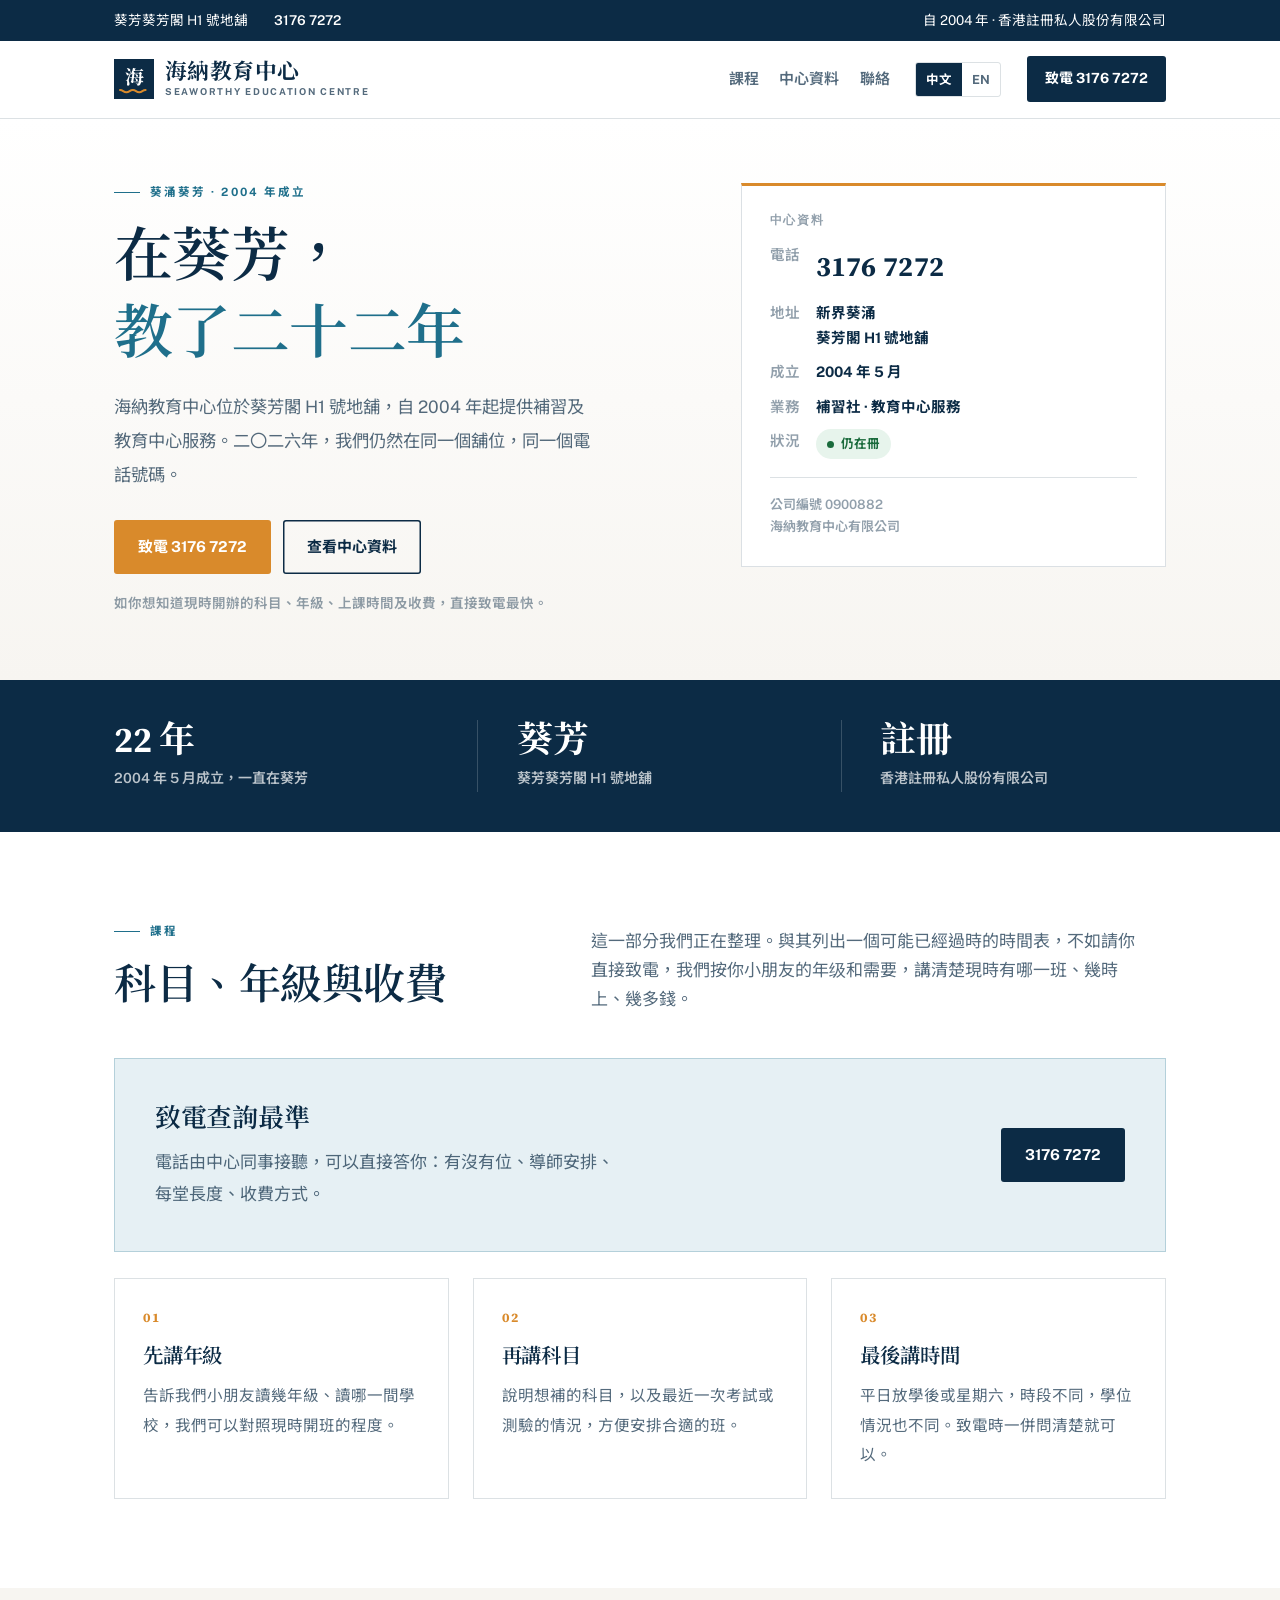
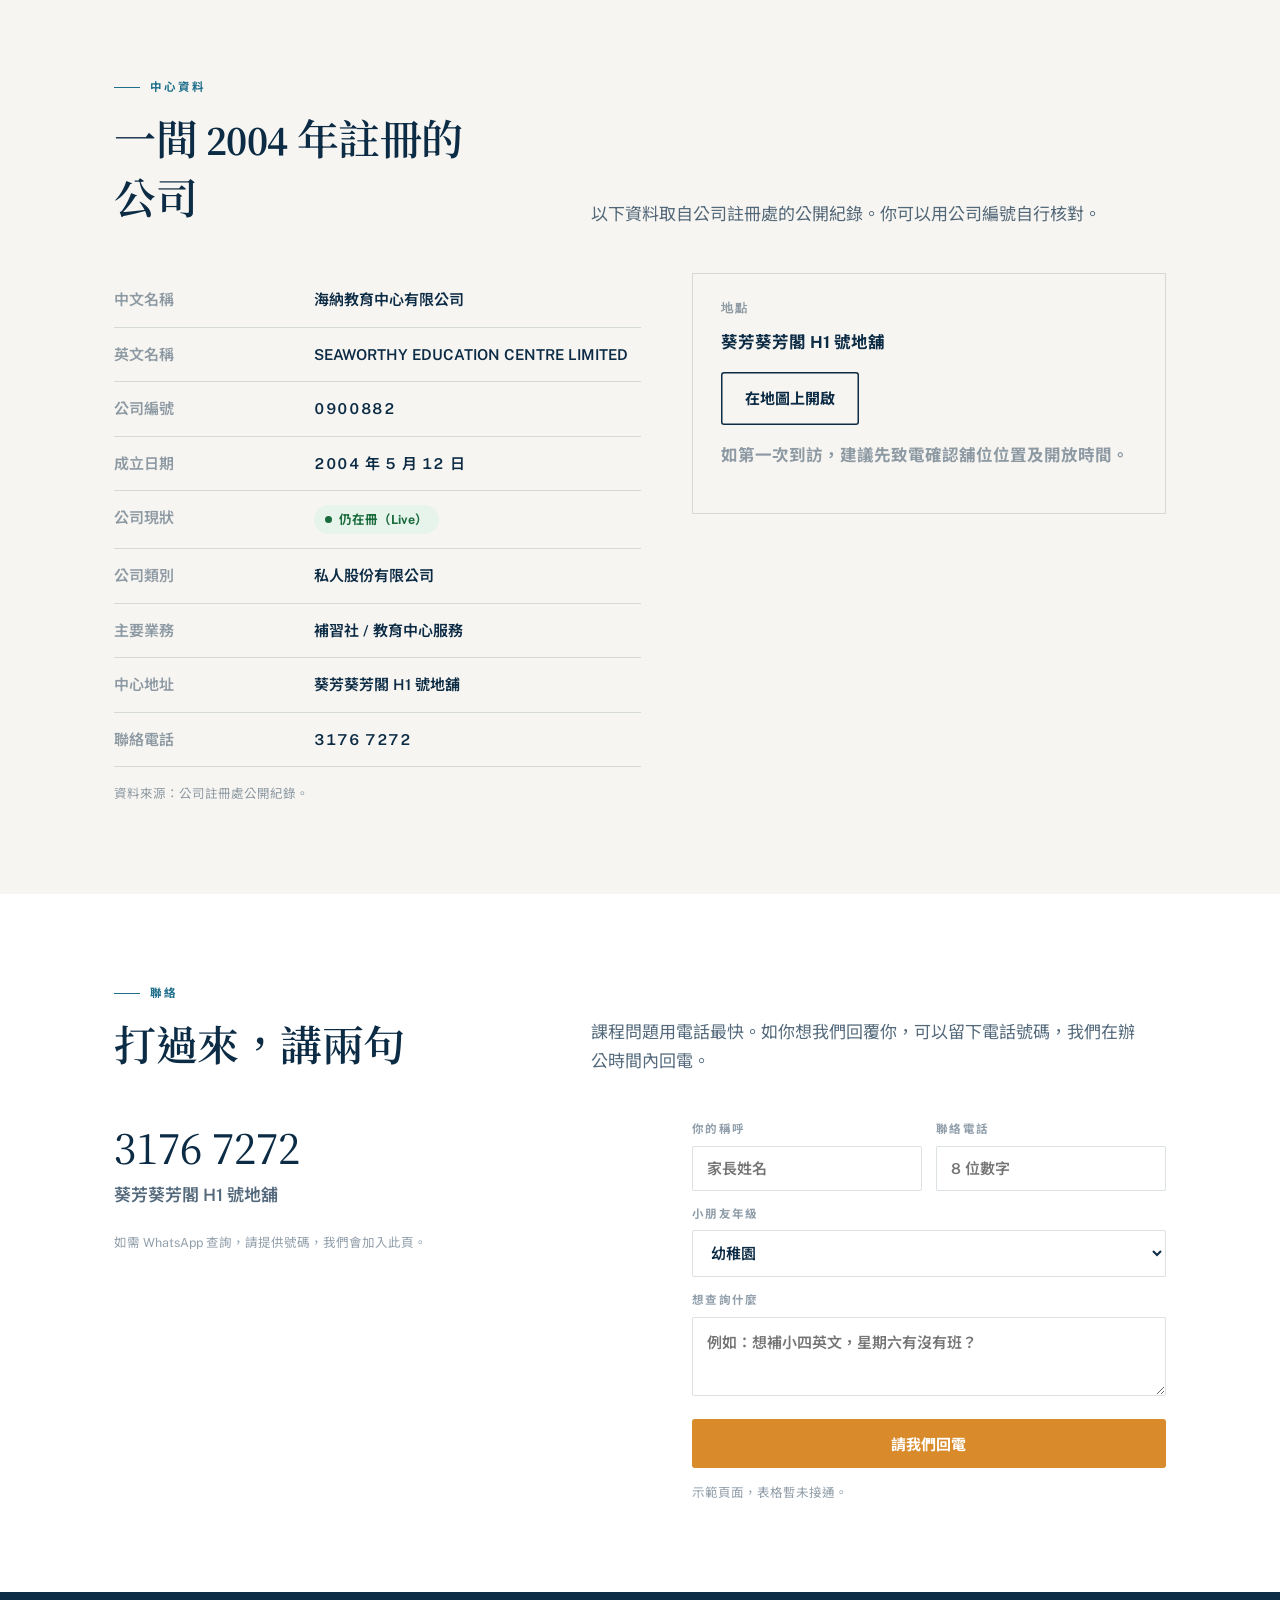
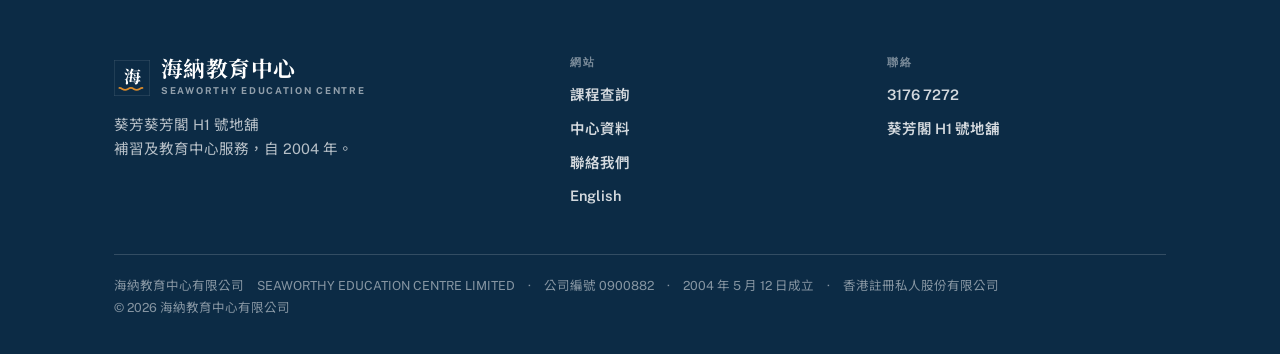
<file: index.html>
<!DOCTYPE html>
<html lang="zh-Hant-HK">
<head>
<meta charset="utf-8">
<meta name="viewport" content="width=device-width, initial-scale=1">
<title>海納教育中心 Seaworthy Education Centre</title>
<link rel="alternate" hreflang="zh-Hant-HK" href="zh/index.html">
<link rel="alternate" hreflang="en-HK" href="en/index.html">
<meta http-equiv="refresh" content="0; url=zh/index.html">
<link rel="canonical" href="zh/index.html">
<script>location.replace('zh/index.html');</script>
</head>
<body style="font-family:system-ui;padding:40px">
<p>正在前往中文版… <a href="zh/index.html">中文</a> · <a href="en/index.html" lang="en-HK">English</a></p>
</body>
</html>
</file>
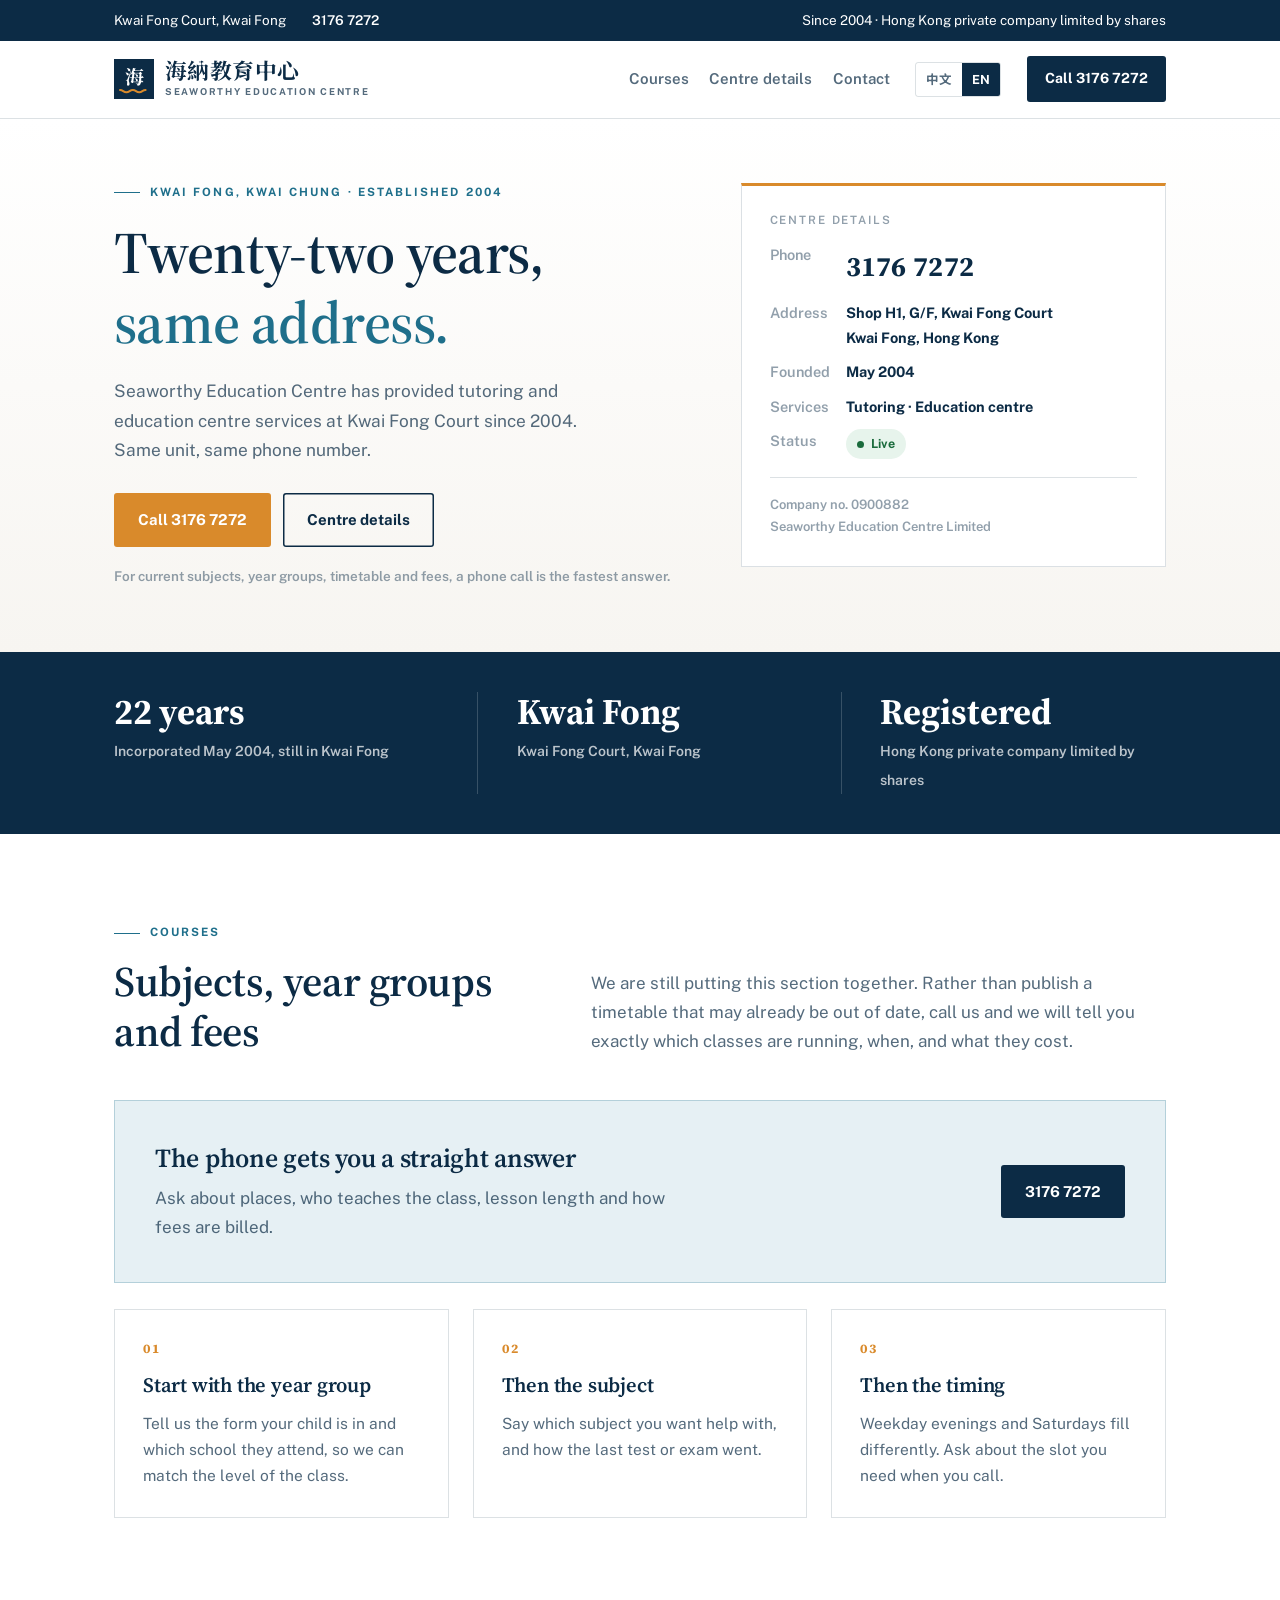
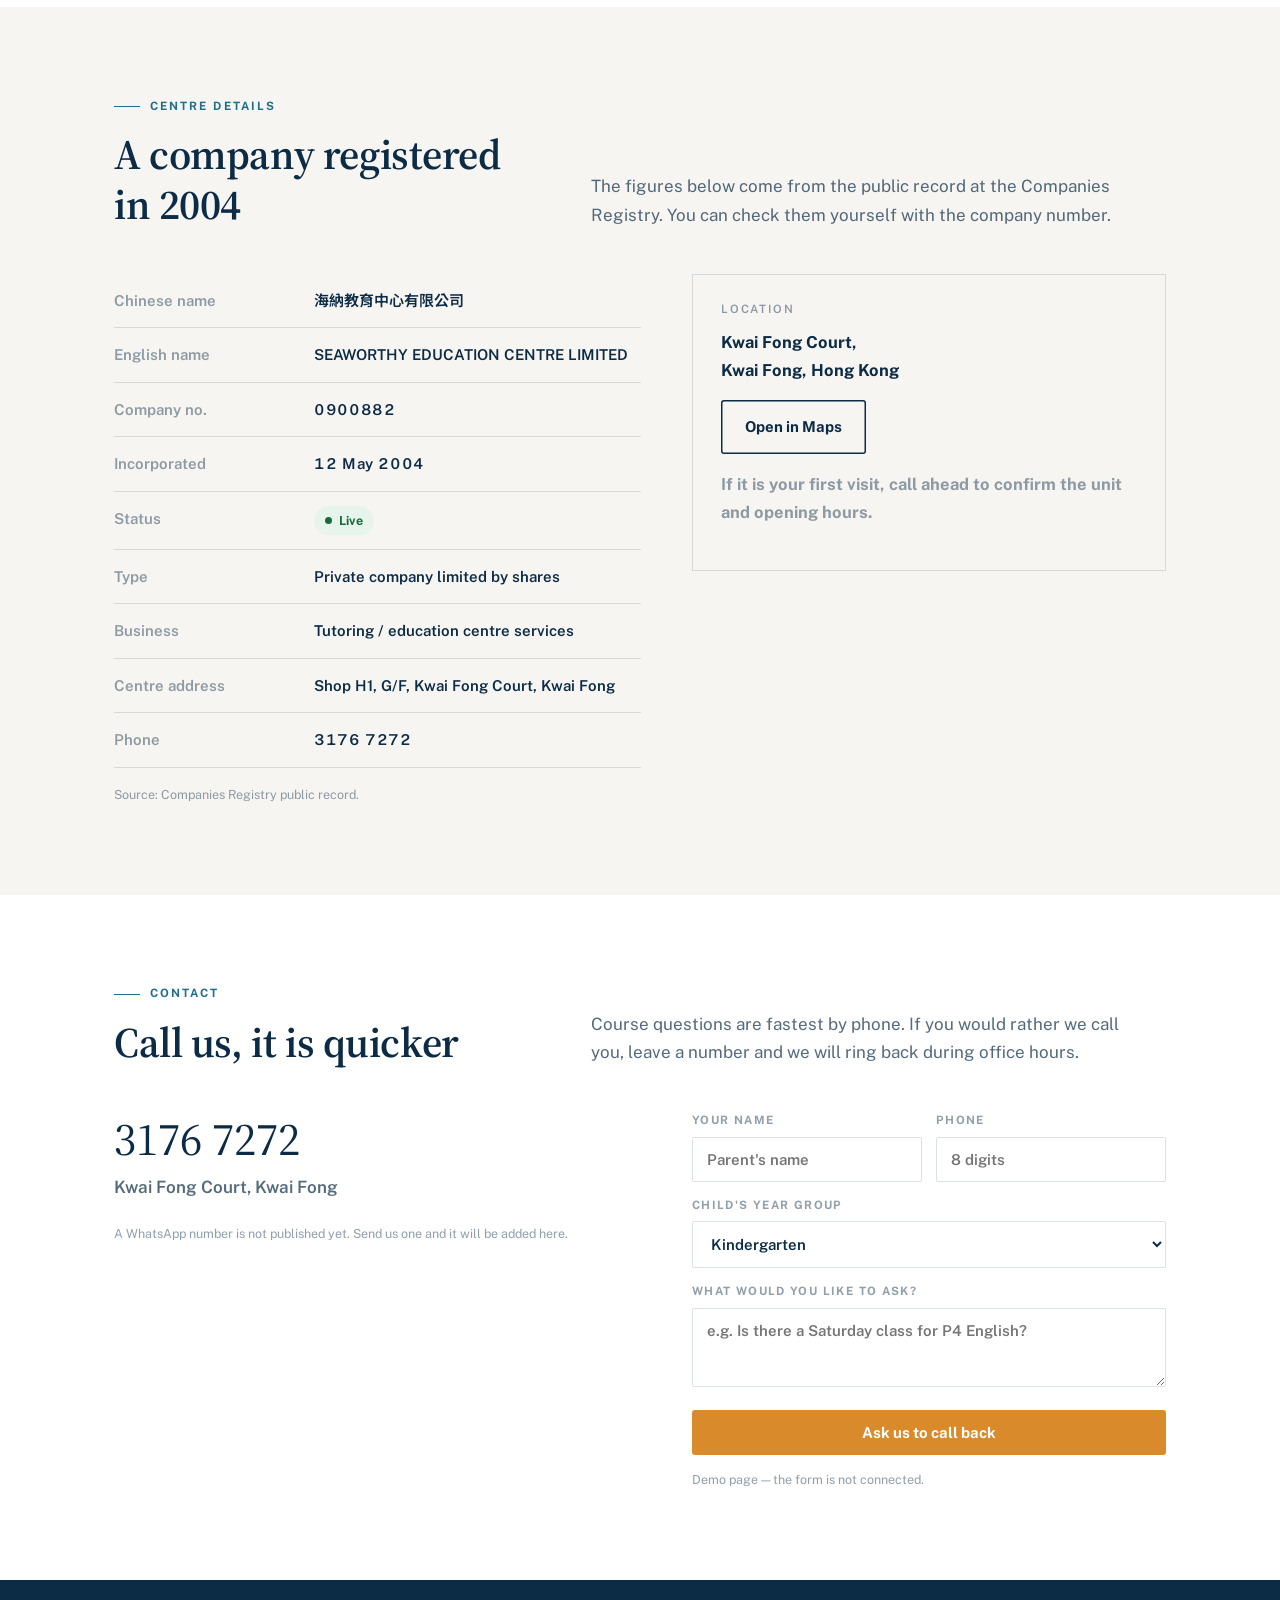
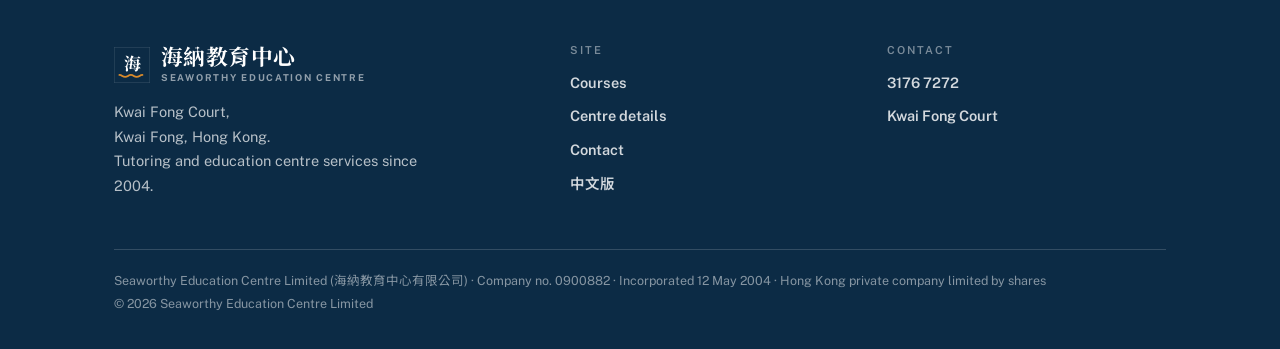
<file: en/index.html>
<!DOCTYPE html>
<html lang="en-HK">
<head>
<meta charset="utf-8">
<meta name="viewport" content="width=device-width, initial-scale=1">
<title>Seaworthy Education Centre | Tutoring in Kwai Fong since 2004</title>
<meta name="description" content="Seaworthy Education Centre (海納教育中心) provides tutoring and education centre services at Kwai Fong Court, Kwai Fong, since 2004. Courses and fees: 3176 7272.">
<link rel="alternate" hreflang="zh-Hant-HK" href="../zh/index.html">
<link rel="alternate" hreflang="en-HK" href="index.html">
<link rel="preconnect" href="https://fonts.googleapis.com">
<link rel="preconnect" href="https://fonts.gstatic.com" crossorigin>
<link href="https://fonts.googleapis.com/css2?family=Source+Serif+4:opsz,wght@8..60,400;8..60,600;8..60,700&family=Public+Sans:wght@400;500;600;700&family=Noto+Serif+TC:wght@500;600;700&family=Noto+Sans+TC:wght@400;500;700&display=swap" rel="stylesheet">
<link rel="stylesheet" href="../assets/style.css">
<style>
  h1,h2,h3,h4,.brand .zh,.fact .tel,.card .num,.band-navy b{font-family:'Source Serif 4','Noto Serif TC',serif}
  .nb{white-space:nowrap}
</style>
</head>
<body>

<div class="topbar">
  <div class="wrap">
    <span>Kwai Fong Court, Kwai Fong</span>
    <a href="tel:+85231767272">3176 7272</a>
    <span class="sp">Since 2004 · Hong Kong private company limited by shares</span>
  </div>
</div>

<nav class="nav">
  <div class="wrap">
    <a class="brand" href="index.html">
      <svg width="40" height="40" viewBox="0 0 40 40" fill="none" aria-hidden="true">
        <rect width="40" height="40" fill="#0C2B45"/>
        <text x="20" y="25" text-anchor="middle" font-family="'Noto Serif TC','Source Serif 4',Georgia,serif" font-size="19" font-weight="700" fill="#FFFFFF">海</text>
        <path d="M6 31c3.2 0 3.2 2.2 6.4 2.2s3.2-2.2 6.4-2.2 3.2 2.2 6.4 2.2 3.2-2.2 6.4-2.2" stroke="#D98A2B" stroke-width="2" stroke-linecap="round"/>
      </svg>
      <span>
        <span class="zh">海納教育中心</span>
        <span class="en">Seaworthy Education Centre</span>
      </span>
    </a>
    <div class="navlinks">
      <a href="#courses">Courses</a>
      <a href="#about">Centre details</a>
      <a href="#contact">Contact</a>
    </div>
    <div class="langsw" role="group" aria-label="Language">
      <a href="../zh/index.html" hreflang="zh-Hant-HK" lang="zh-Hant-HK">中文</a>
      <a href="index.html" aria-current="true">EN</a>
    </div>
    <a class="btn" href="tel:+85231767272"><span class="full">Call 3176 7272</span><span class="short">Call</span></a>
  </div>
</nav>

<header class="hero">
  <div class="wrap hero-grid">
    <div>
      <div class="label">Kwai Fong, Kwai Chung · Established 2004</div>
      <h1 style="margin-top:16px">Twenty-two years,<br><em>same address.</em></h1>
      <p class="lede">Seaworthy Education Centre has provided tutoring and education centre services at Kwai Fong Court since 2004. Same unit, same phone number.</p>
      <div class="hero-cta">
        <a class="btn amber" href="tel:+85231767272">Call 3176 7272</a>
        <a class="btn out" href="#about">Centre details</a>
      </div>
      <p class="hero-note">For current subjects, year groups, timetable and fees, a phone call is the fastest answer.</p>
    </div>

    <aside class="fact">
      <h4>Centre details</h4>
      <dl>
        <dt>Phone</dt>
        <dd class="tel"><a href="tel:+85231767272">3176 7272</a></dd>
        <dt>Address</dt>
        <dd>Shop H1, G/F, Kwai Fong Court<br>Kwai Fong, Hong Kong</dd>
        <dt>Founded</dt>
        <dd>May 2004</dd>
        <dt>Services</dt>
        <dd>Tutoring · Education centre</dd>
        <dt>Status</dt>
        <dd><span class="pill">Live</span></dd>
      </dl>
      <div class="foot">Company no. 0900882<br>Seaworthy Education Centre Limited</div>
    </aside>
  </div>
</header>

<div class="band-navy">
  <div class="wrap">
    <div><b>22 years</b><span>Incorporated May 2004, still in Kwai Fong</span></div>
    <div class="div"><b>Kwai Fong</b><span>Kwai Fong Court, Kwai Fong</span></div>
    <div class="div"><b>Registered</b><span>Hong Kong private company limited by shares</span></div>
  </div>
</div>

<section class="pad" id="courses">
  <div class="wrap">
    <div class="section-head">
      <div>
        <div class="label">Courses</div>
        <h2 style="margin-top:14px">Subjects, year groups and fees</h2>
      </div>
      <p>We are still putting this section together. Rather than publish a timetable that may already be out of date, call us and we will tell you exactly which classes are running, when, and what they cost.</p>
    </div>

    <div class="enquiry">
      <div>
        <h3>The phone gets you a straight answer</h3>
        <p>Ask about places, who teaches the class, lesson length and how fees are billed.</p>
      </div>
      <a class="btn" href="tel:+85231767272">3176 7272</a>
    </div>

    <div class="cards" style="margin-top:clamp(18px,2.4vw,26px)">
      <div class="card">
        <div class="num">01</div>
        <h3>Start with the year group</h3>
        <p>Tell us the form your child is in and which school they attend, so we can match the level of the class.</p>
      </div>
      <div class="card">
        <div class="num">02</div>
        <h3>Then the subject</h3>
        <p>Say which subject you want help with, and how the last test or exam went.</p>
      </div>
      <div class="card">
        <div class="num">03</div>
        <h3>Then the timing</h3>
        <p>Weekday evenings and Saturdays fill differently. Ask about the slot you need when you call.</p>
      </div>
    </div>
  </div>
</section>

<section class="pad" id="about" style="background:var(--sand)">
  <div class="wrap">
    <div class="section-head">
      <div>
        <div class="label">Centre details</div>
        <h2 style="margin-top:14px">A company registered in 2004</h2>
      </div>
      <p>The figures below come from the public record at the Companies Registry. You can check them yourself with the company number.</p>
    </div>

    <div class="contact-grid">
      <div>
        <table class="companies">
          <tbody>
            <tr><th>Chinese name</th><td>海納教育中心有限公司</td></tr>
            <tr><th>English name</th><td>SEAWORTHY EDUCATION CENTRE LIMITED</td></tr>
            <tr><th>Company no.</th><td class="mono">0900882</td></tr>
            <tr><th>Incorporated</th><td class="mono">12 May 2004</td></tr>
            <tr><th>Status</th><td><span class="pill">Live</span></td></tr>
            <tr><th>Type</th><td>Private company limited by shares</td></tr>
            <tr><th>Business</th><td>Tutoring / education centre services</td></tr>
            <tr><th>Centre address</th><td>Shop H1, G/F, Kwai Fong Court, Kwai Fong</td></tr>
            <tr><th>Phone</th><td class="mono"><a href="tel:+85231767272" style="text-decoration:none">3176 7272</a></td></tr>
          </tbody>
        </table>
        <p class="note" style="margin-top:16px">Source: Companies Registry public record.</p>
      </div>

      <div class="mapbox">
        <h4>Location</h4>
        <p>Kwai Fong Court,<br>Kwai Fong, Hong Kong</p>
        <a class="btn out" target="_blank" rel="noopener" href="https://www.google.com/maps/search/?api=1&amp;query=%E8%91%B5%E8%8A%B3%E9%96%A3%20H1%20%E8%99%9F%E5%9C%B0%E8%88%96%20%E8%91%B5%E6%B6%8C">Open in Maps</a>
        <p class="note" style="margin-top:16px">If it is your first visit, call ahead to confirm the unit and opening hours.</p>
      </div>
    </div>
  </div>
</section>

<section class="pad" id="contact">
  <div class="wrap">
    <div class="section-head">
      <div>
        <div class="label">Contact</div>
        <h2 style="margin-top:14px">Call us, it is quicker</h2>
      </div>
      <p>Course questions are fastest by phone. If you would rather we call you, leave a number and we will ring back during office hours.</p>
    </div>

    <div class="contact-grid">
      <div>
        <p style="font-family:'Source Serif 4',serif;font-size:clamp(30px,4vw,46px);line-height:1.2;margin:0 0 6px">
          <a href="tel:+85231767272" style="text-decoration:none">3176 7272</a>
        </p>
        <p style="color:var(--navy-70);font-weight:600;margin-bottom:22px">Kwai Fong Court, Kwai Fong</p>
        <p class="note">A WhatsApp number is not published yet. Send us one and it will be added here.</p>
      </div>

      <form onsubmit="event.preventDefault();this.querySelector('.btn').textContent='Demo page — not sent'">
        <div class="f2">
          <div class="f"><label for="s-name">Your name</label><input id="s-name" placeholder="Parent's name"></div>
          <div class="f"><label for="s-tel">Phone</label><input id="s-tel" placeholder="8 digits"></div>
        </div>
        <div class="f"><label for="s-grade">Child's year group</label>
          <select id="s-grade">
            <option>Kindergarten</option><option>Primary 1–3</option><option>Primary 4–6</option>
            <option>Secondary 1–3</option><option>Secondary 4–6</option><option>Other</option>
          </select>
        </div>
        <div class="f"><label for="s-msg">What would you like to ask?</label><textarea id="s-msg" rows="3" placeholder="e.g. Is there a Saturday class for P4 English?"></textarea></div>
        <button class="btn amber" type="submit">Ask us to call back</button>
        <p class="note">Demo page — the form is not connected.</p>
      </form>
    </div>
  </div>
</section>

<footer>
  <div class="wrap">
    <div class="fgrid">
      <div>
        <a class="brand" href="index.html" style="margin-bottom:14px">
          <svg width="36" height="36" viewBox="0 0 40 40" fill="none" aria-hidden="true">
            <rect width="40" height="40" fill="#0C2B45" stroke="rgba(255,255,255,.2)"/>
            <text x="20" y="25" text-anchor="middle" font-family="'Noto Serif TC','Source Serif 4',Georgia,serif" font-size="19" font-weight="700" fill="#FFFFFF">海</text>
            <path d="M6 31c3.2 0 3.2 2.2 6.4 2.2s3.2-2.2 6.4-2.2 3.2 2.2 6.4 2.2 3.2-2.2 6.4-2.2" stroke="#D98A2B" stroke-width="2" stroke-linecap="round"/>
          </svg>
          <span>
            <span class="zh">海納教育中心</span>
            <span class="en">Seaworthy Education Centre</span>
          </span>
        </a>
        <p style="font-size:14.5px;max-width:34ch;color:rgba(255,255,255,.7)">Kwai Fong Court,<br>Kwai Fong, Hong Kong.<br>Tutoring and education centre services since 2004.</p>
      </div>
      <div>
        <h4>Site</h4>
        <a href="#courses">Courses</a>
        <a href="#about">Centre details</a>
        <a href="#contact">Contact</a>
        <a href="../zh/index.html" lang="zh-Hant-HK">中文版</a>
      </div>
      <div>
        <h4>Contact</h4>
        <a href="tel:+85231767272">3176 7272</a>
        <a href="https://www.google.com/maps/search/?api=1&amp;query=%E8%91%B5%E8%8A%B3%E9%96%A3%20H1%20%E8%99%9F%E5%9C%B0%E8%88%96" target="_blank" rel="noopener">Kwai Fong Court</a>
      </div>
    </div>
    <div class="fnote">
      Seaworthy Education Centre Limited (海納教育中心有限公司) · Company no. 0900882 · Incorporated 12 May 2004 · Hong Kong private company limited by shares<br>
      © 2026 Seaworthy Education Centre Limited
    </div>
  </div>
</footer>

</body>
</html>
</file>
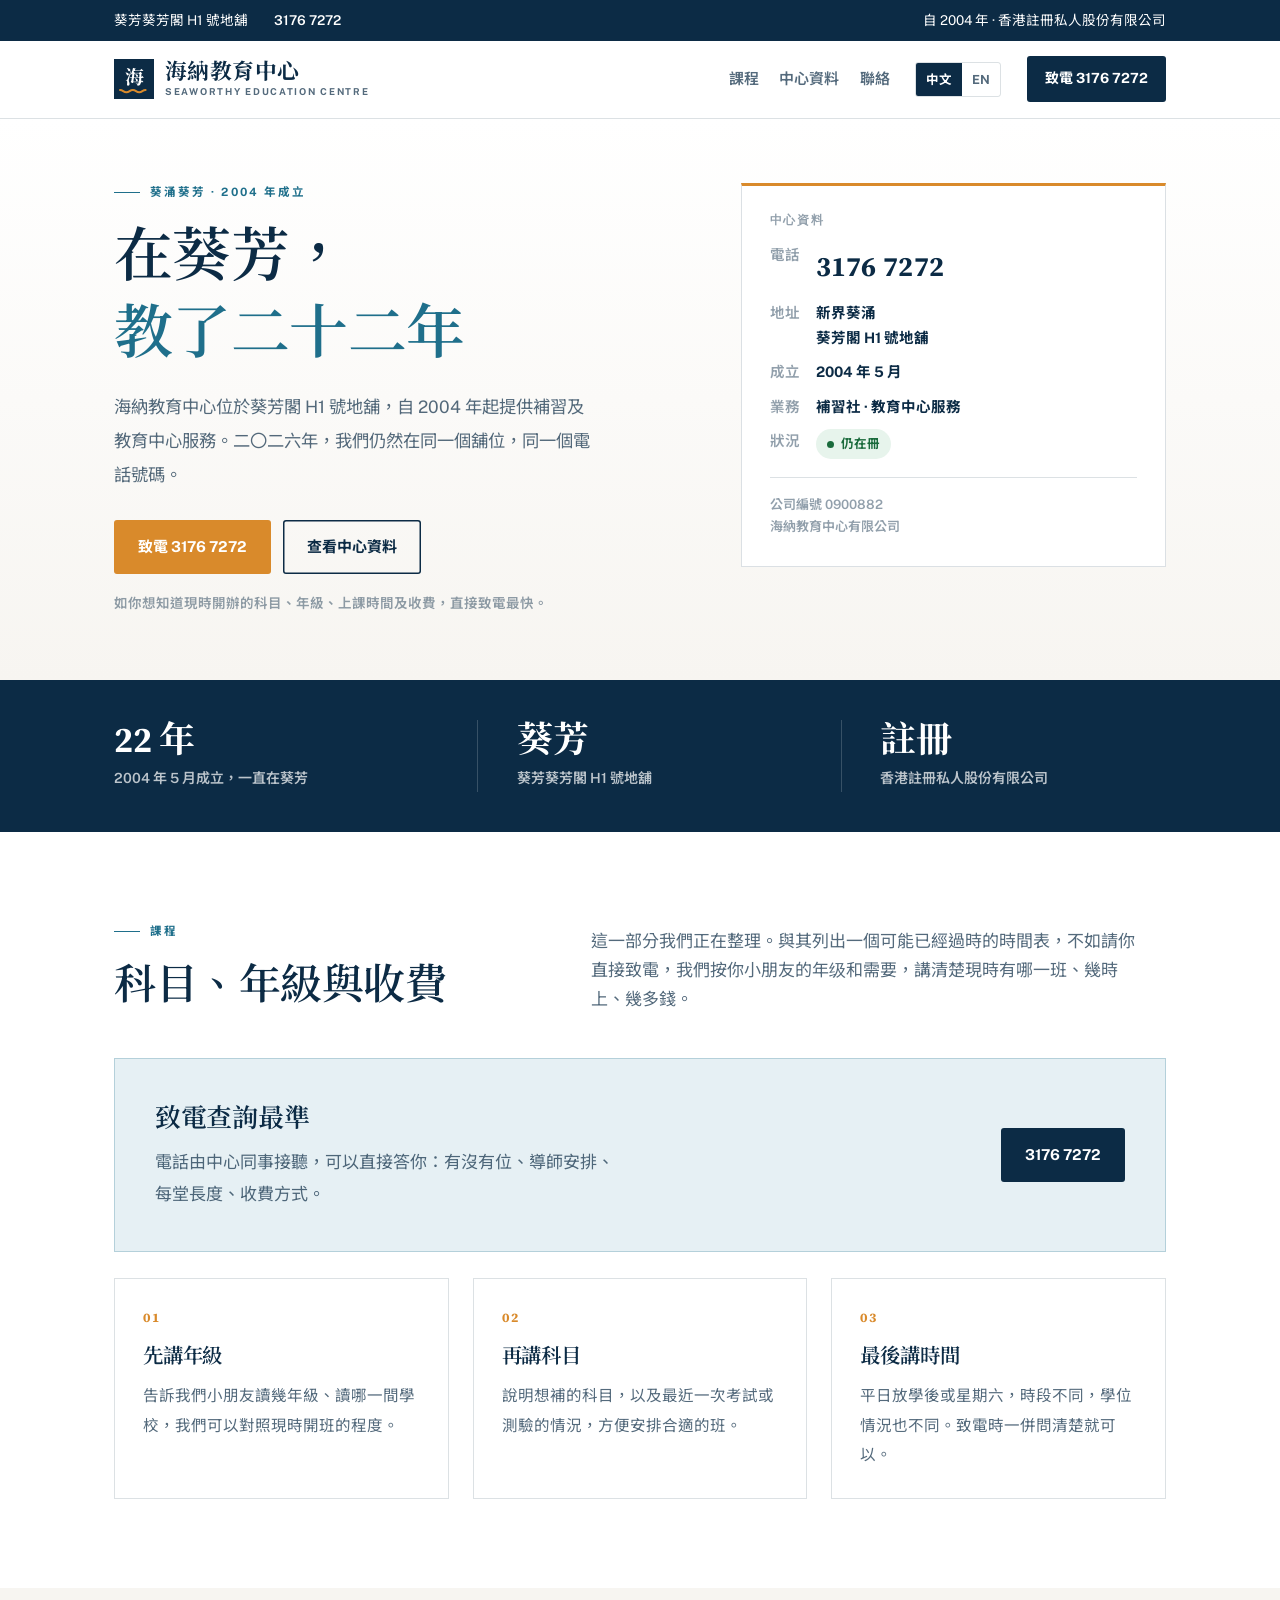
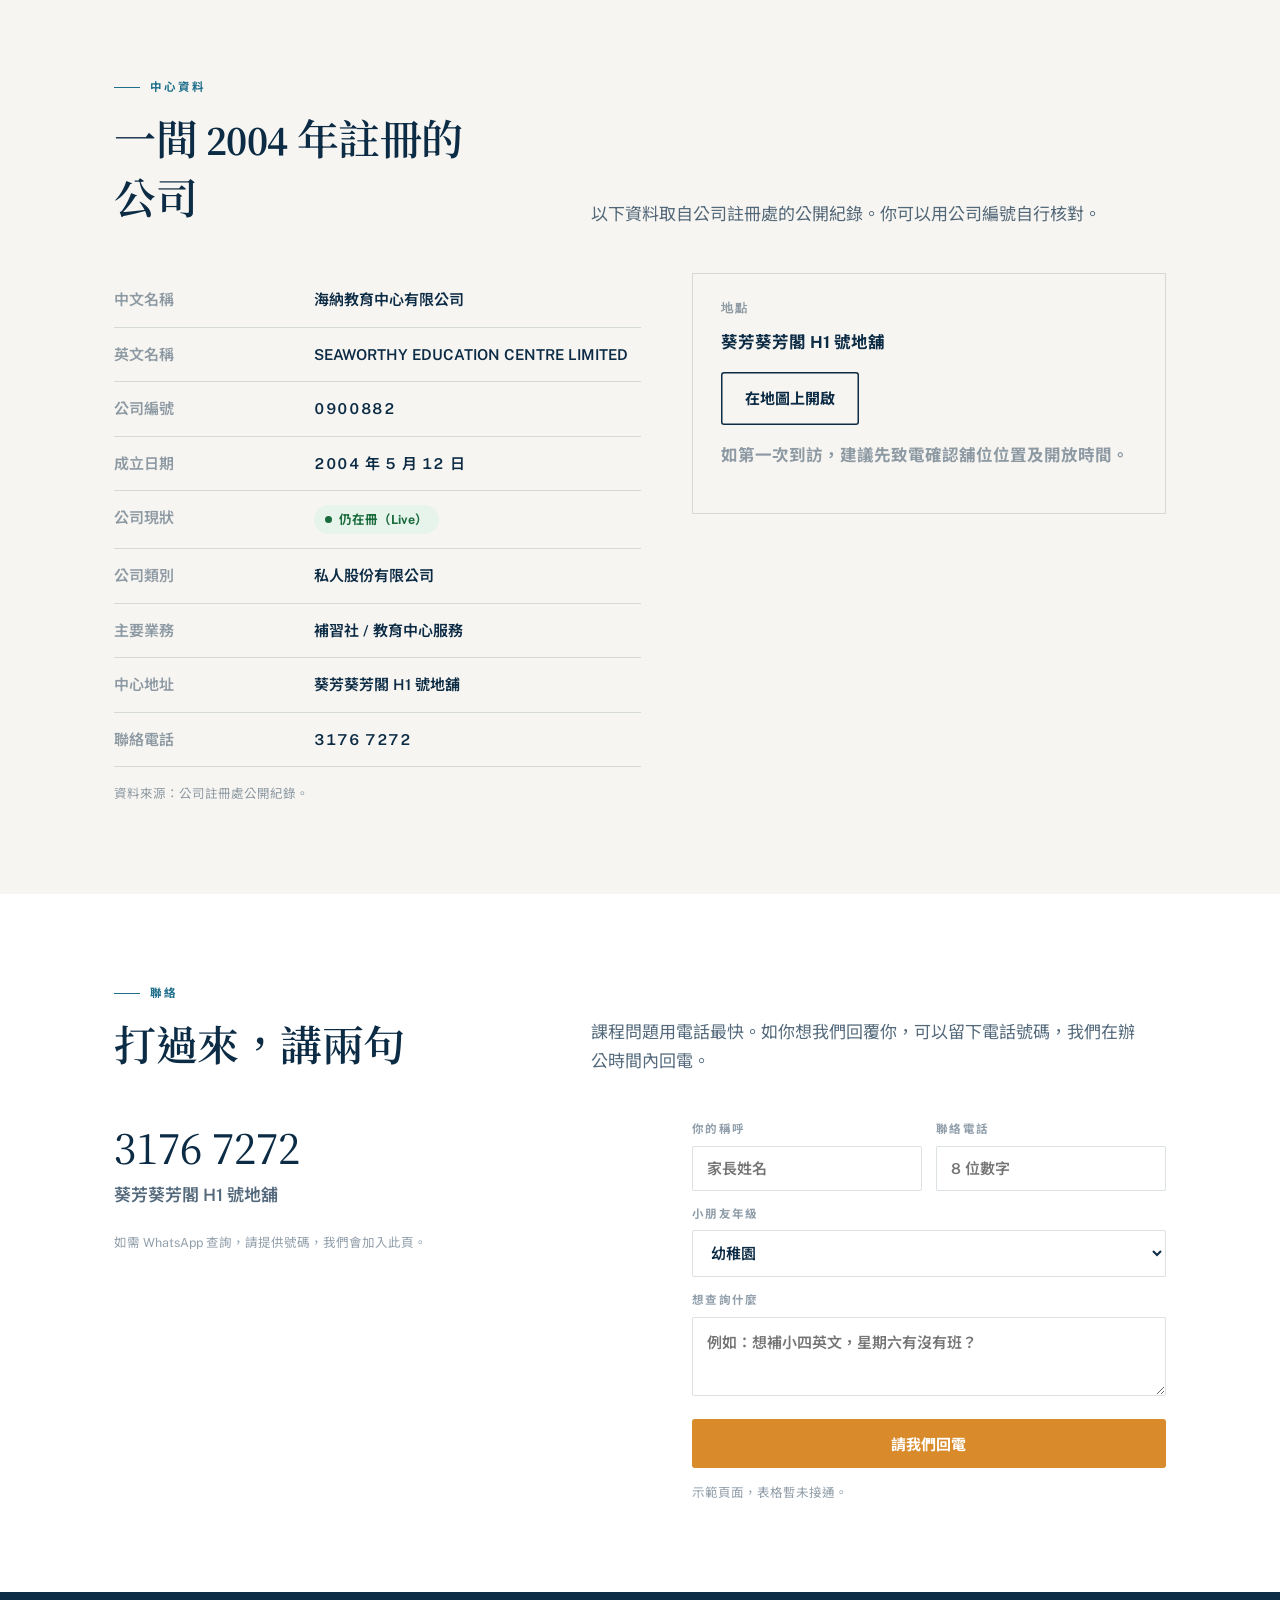
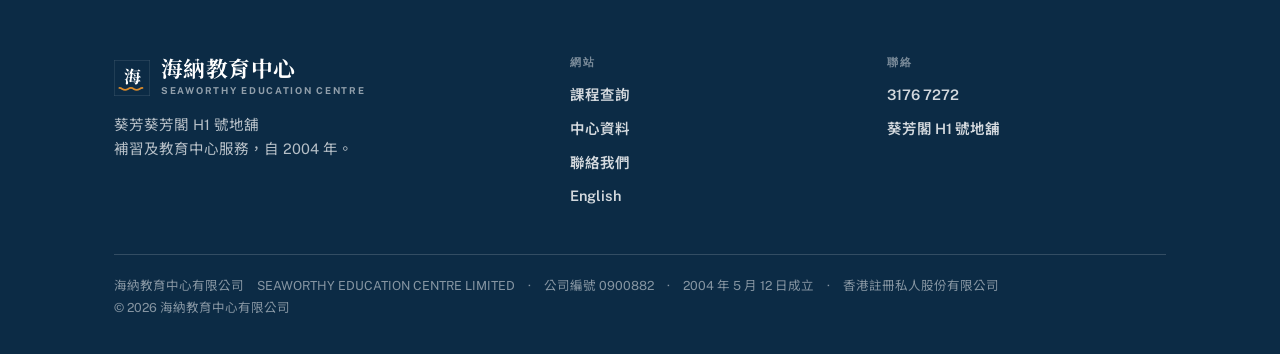
<file: zh/index.html>
<!DOCTYPE html>
<html lang="zh-Hant-HK">
<head>
<meta charset="utf-8">
<meta name="viewport" content="width=device-width, initial-scale=1">
<title>海納教育中心｜葵芳補習及教育中心服務 · 自 2004 年</title>
<meta name="description" content="海納教育中心位於葵芳葵芳閣 H1 號地舖，自 2004 年起提供補習及教育中心服務。課程及收費查詢：3176 7272。">
<link rel="alternate" hreflang="zh-Hant-HK" href="index.html">
<link rel="alternate" hreflang="en-HK" href="../en/index.html">
<link rel="preconnect" href="https://fonts.googleapis.com">
<link rel="preconnect" href="https://fonts.gstatic.com" crossorigin>
<link href="https://fonts.googleapis.com/css2?family=Source+Serif+4:opsz,wght@8..60,400;8..60,600;8..60,700&family=Public+Sans:wght@400;500;600;700&family=Noto+Serif+TC:wght@500;600;700&family=Noto+Sans+TC:wght@400;500;700&display=swap" rel="stylesheet">
<link rel="stylesheet" href="../assets/style.css">
<style>
  body{font-family:'Public Sans','Noto Sans TC','PingFang HK',sans-serif}
  h1,h2,h3,h4,.brand .zh,.fact .tel,.card .num,.band-navy b{font-family:'Source Serif 4','Noto Serif TC','Songti TC',serif}
  h1{line-height:1.3}
  h2{line-height:1.4}
  h3{line-height:1.5}
  .lede{line-height:1.95}
  .companies th,.companies td{line-height:1.7}
  .card p,.enquiry p{line-height:1.9}
  .nb{white-space:nowrap}
</style>
</head>
<body>

<div class="topbar">
  <div class="wrap">
    <span>葵芳葵芳閣 H1 號地舖</span>
    <a href="tel:+85231767272">3176 7272</a>
    <span class="sp">自 2004 年 · 香港註冊私人股份有限公司</span>
  </div>
</div>

<nav class="nav">
  <div class="wrap">
    <a class="brand" href="index.html">
      <svg width="40" height="40" viewBox="0 0 40 40" fill="none" aria-hidden="true">
        <rect width="40" height="40" fill="#0C2B45"/>
        <text x="20" y="25" text-anchor="middle" font-family="'Noto Serif TC','Source Serif 4',Georgia,serif" font-size="19" font-weight="700" fill="#FFFFFF">海</text>
        <path d="M6 31c3.2 0 3.2 2.2 6.4 2.2s3.2-2.2 6.4-2.2 3.2 2.2 6.4 2.2 3.2-2.2 6.4-2.2" stroke="#D98A2B" stroke-width="2" stroke-linecap="round"/>
      </svg>
      <span>
        <span class="zh">海納教育中心</span>
        <span class="en">Seaworthy Education Centre</span>
      </span>
    </a>
    <div class="navlinks">
      <a href="#courses">課程</a>
      <a href="#about">中心資料</a>
      <a href="#contact">聯絡</a>
    </div>
    <div class="langsw" role="group" aria-label="語言">
      <a href="index.html" aria-current="true">中文</a>
      <a href="../en/index.html" hreflang="en-HK" lang="en-HK">EN</a>
    </div>
    <a class="btn" href="tel:+85231767272"><span class="full">致電 3176 7272</span><span class="short">致電</span></a>
  </div>
</nav>

<header class="hero">
  <div class="wrap hero-grid">
    <div>
      <div class="label">葵涌葵芳 · 2004 年成立</div>
      <h1 style="margin-top:16px">在葵芳，<br><em>教了二十二年</em></h1>
      <p class="lede">海納教育中心位於葵芳閣 H1 號地舖，自 2004 年起提供補習及教育中心服務。二〇二六年，我們仍然在同一個舖位，同一個電話號碼。</p>
      <div class="hero-cta">
        <a class="btn amber" href="tel:+85231767272">致電 3176 7272</a>
        <a class="btn out" href="#about">查看中心資料</a>
      </div>
      <p class="hero-note">如你想知道現時開辦的科目、年級、上課時間及收費，直接致電最快。</p>
    </div>

    <aside class="fact">
      <h4>中心資料</h4>
      <dl>
        <dt>電話</dt>
        <dd class="tel"><a href="tel:+85231767272">3176 7272</a></dd>
        <dt>地址</dt>
        <dd>新界葵涌<br>葵芳閣 H1 號地舖</dd>
        <dt>成立</dt>
        <dd>2004 年 5 月</dd>
        <dt>業務</dt>
        <dd>補習社 · 教育中心服務</dd>
        <dt>狀況</dt>
        <dd><span class="pill">仍在冊</span></dd>
      </dl>
      <div class="foot">公司編號 0900882<br>海納教育中心有限公司</div>
    </aside>
  </div>
</header>

<div class="band-navy">
  <div class="wrap">
    <div><b>22 年</b><span>2004 年 5 月成立，一直在葵芳</span></div>
    <div class="div"><b>葵芳</b><span>葵芳葵芳閣 H1 號地舖</span></div>
    <div class="div"><b>註冊</b><span>香港註冊私人股份有限公司</span></div>
  </div>
</div>

<section class="pad" id="courses">
  <div class="wrap">
    <div class="section-head">
      <div>
        <div class="label">課程</div>
        <h2 style="margin-top:14px">科目、年級與收費</h2>
      </div>
      <p>這一部分我們正在整理。與其列出一個可能已經過時的時間表，不如請你直接致電，我們按你小朋友的年级和需要，講清楚現時有哪一班、幾時上、幾多錢。</p>
    </div>

    <div class="enquiry">
      <div>
        <h3>致電查詢最準</h3>
        <p>電話由中心同事接聽，可以直接答你：有沒有位、導師安排、<span class="nb">每堂長度</span>、收費方式。</p>
      </div>
      <a class="btn" href="tel:+85231767272">3176 7272</a>
    </div>

    <div class="cards" style="margin-top:clamp(18px,2.4vw,26px)">
      <div class="card">
        <div class="num">01</div>
        <h3>先講年級</h3>
        <p>告訴我們小朋友讀幾年級、讀哪一間學校，我們可以對照現時開班的程度。</p>
      </div>
      <div class="card">
        <div class="num">02</div>
        <h3>再講科目</h3>
        <p>說明想補的科目，以及最近一次考試或測驗的情況，方便安排合適的班。</p>
      </div>
      <div class="card">
        <div class="num">03</div>
        <h3>最後講時間</h3>
        <p>平日放學後或星期六，時段不同，學位情況也不同。致電時一併問清楚就可以。</p>
      </div>
    </div>
  </div>
</section>

<section class="pad" id="about" style="background:var(--sand)">
  <div class="wrap">
    <div class="section-head">
      <div>
        <div class="label">中心資料</div>
        <h2 style="margin-top:14px">一間 2004 年註冊的<span class="nb">公司</span></h2>
      </div>
      <p>以下資料取自公司註冊處的公開紀錄。你可以用公司編號自行核對。</p>
    </div>

    <div class="contact-grid">
      <div>
        <table class="companies">
          <tbody>
            <tr><th>中文名稱</th><td>海納教育中心有限公司</td></tr>
            <tr><th>英文名稱</th><td>SEAWORTHY EDUCATION CENTRE LIMITED</td></tr>
            <tr><th>公司編號</th><td class="mono">0900882</td></tr>
            <tr><th>成立日期</th><td class="mono">2004 年 5 月 12 日</td></tr>
            <tr><th>公司現狀</th><td><span class="pill">仍在冊（Live）</span></td></tr>
            <tr><th>公司類別</th><td>私人股份有限公司</td></tr>
            <tr><th>主要業務</th><td>補習社 / 教育中心服務</td></tr>
            <tr><th>中心地址</th><td>葵芳葵芳閣 H1 號地舖</td></tr>
            <tr><th>聯絡電話</th><td class="mono"><a href="tel:+85231767272" style="text-decoration:none">3176 7272</a></td></tr>
          </tbody>
        </table>
        <p class="note" style="margin-top:16px">資料來源：公司註冊處公開紀錄。</p>
      </div>

      <div class="mapbox">
        <h4>地點</h4>
        <p>葵芳葵芳閣 H1 號地舖</p>
        <a class="btn out" target="_blank" rel="noopener" href="https://www.google.com/maps/search/?api=1&amp;query=%E8%91%B5%E8%8A%B3%E9%96%A3%20H1%20%E8%99%9F%E5%9C%B0%E8%88%96%20%E8%91%B5%E6%B6%8C">在地圖上開啟</a>
        <p class="note" style="margin-top:16px">如第一次到訪，建議先致電確認舖位位置及開放時間。</p>
      </div>
    </div>
  </div>
</section>

<section class="pad" id="contact">
  <div class="wrap">
    <div class="section-head">
      <div>
        <div class="label">聯絡</div>
        <h2 style="margin-top:14px">打過來，講兩句</h2>
      </div>
      <p>課程問題用電話最快。如你想我們回覆你，可以留下電話號碼，我們在辦公時間內回電。</p>
    </div>

    <div class="contact-grid">
      <div>
        <p style="font-family:'Source Serif 4','Noto Serif TC',serif;font-size:clamp(30px,4vw,46px);line-height:1.2;margin:0 0 6px">
          <a href="tel:+85231767272" style="text-decoration:none">3176 7272</a>
        </p>
        <p style="color:var(--navy-70);font-weight:600;margin-bottom:22px">葵芳葵芳閣 H1 號地舖</p>
        <p class="note">如需 WhatsApp 查詢，請提供號碼，我們會加入此頁。</p>
      </div>

      <form onsubmit="event.preventDefault();this.querySelector('.btn').textContent='示範頁面，暫未發送'">
        <div class="f2">
          <div class="f"><label for="s-name">你的稱呼</label><input id="s-name" placeholder="家長姓名"></div>
          <div class="f"><label for="s-tel">聯絡電話</label><input id="s-tel" placeholder="8 位數字"></div>
        </div>
        <div class="f"><label for="s-grade">小朋友年級</label>
          <select id="s-grade">
            <option>幼稚園</option><option>小一至小三</option><option>小四至小六</option>
            <option>中一至中三</option><option>中四至中六</option><option>其他</option>
          </select>
        </div>
        <div class="f"><label for="s-msg">想查詢什麼</label><textarea id="s-msg" rows="3" placeholder="例如：想補小四英文，星期六有沒有班？"></textarea></div>
        <button class="btn amber" type="submit">請我們回電</button>
        <p class="note">示範頁面，表格暫未接通。</p>
      </form>
    </div>
  </div>
</section>

<footer>
  <div class="wrap">
    <div class="fgrid">
      <div>
        <a class="brand" href="index.html" style="margin-bottom:14px">
          <svg width="36" height="36" viewBox="0 0 40 40" fill="none" aria-hidden="true">
            <rect width="40" height="40" fill="#0C2B45" stroke="rgba(255,255,255,.2)"/>
            <text x="20" y="25" text-anchor="middle" font-family="'Noto Serif TC','Source Serif 4',Georgia,serif" font-size="19" font-weight="700" fill="#FFFFFF">海</text>
            <path d="M6 31c3.2 0 3.2 2.2 6.4 2.2s3.2-2.2 6.4-2.2 3.2 2.2 6.4 2.2 3.2-2.2 6.4-2.2" stroke="#D98A2B" stroke-width="2" stroke-linecap="round"/>
          </svg>
          <span>
            <span class="zh">海納教育中心</span>
            <span class="en">Seaworthy Education Centre</span>
          </span>
        </a>
        <p style="font-size:14.5px;max-width:34ch;color:rgba(255,255,255,.7)">葵芳葵芳閣 H1 號地舖<br>補習及教育中心服務，自 2004 年。</p>
      </div>
      <div>
        <h4>網站</h4>
        <a href="#courses">課程查詢</a>
        <a href="#about">中心資料</a>
        <a href="#contact">聯絡我們</a>
        <a href="../en/index.html" lang="en-HK">English</a>
      </div>
      <div>
        <h4>聯絡</h4>
        <a href="tel:+85231767272">3176 7272</a>
        <a href="https://www.google.com/maps/search/?api=1&amp;query=%E8%91%B5%E8%8A%B3%E9%96%A3%20H1%20%E8%99%9F%E5%9C%B0%E8%88%96" target="_blank" rel="noopener">葵芳閣 H1 號地舖</a>
      </div>
    </div>
    <div class="fnote">
      海納教育中心有限公司　SEAWORTHY EDUCATION CENTRE LIMITED　·　公司編號 0900882　·　2004 年 5 月 12 日成立　·　香港註冊私人股份有限公司<br>
      © 2026 海納教育中心有限公司
    </div>
  </div>
</footer>

</body>
</html>
</file>
<file: assets/style.css>
/* =========================================================
   Seaworthy Education Centre — 海納教育中心
   Design system: institutional, sea-navy + amber, serif display
   ========================================================= */
:root{
  --navy:#0C2B45;
  --navy-70:rgba(12,43,69,.7);
  --navy-45:rgba(12,43,69,.45);
  --sea:#1F6F8B;
  --sea-soft:#E6F0F4;
  --amber:#D98A2B;
  --amber-soft:#FBF1E3;
  --paper:#fff;
  --sand:#F7F5F1;
  --rule:rgba(12,43,69,.14);
  --pad:clamp(20px,5vw,64px);
  --max:1180px;
}
*{box-sizing:border-box;min-width:0}
html{scroll-behavior:smooth;overflow-x:hidden}
body{
  margin:0;background:var(--paper);color:var(--navy);
  font-family:'Public Sans','Noto Sans TC','PingFang HK',system-ui,sans-serif;
  font-size:17px;line-height:1.7;-webkit-font-smoothing:antialiased;
}
h1,h2,h3,h4{font-family:'Source Serif 4','Noto Serif TC','Songti TC',Georgia,serif;font-weight:600;line-height:1.18;letter-spacing:-.01em;margin:0}
h1{font-size:clamp(34px,4.6vw,60px)}
h2{font-size:clamp(26px,3.4vw,42px)}
h3{font-size:clamp(19px,1.6vw,23px);line-height:1.35}
p{margin:0 0 1em}
a{color:inherit}
.wrap{max-width:var(--max);margin:0 auto;padding:0 var(--pad)}
.label{font-size:11.5px;font-weight:700;letter-spacing:.18em;text-transform:uppercase;color:var(--sea);display:flex;align-items:center;gap:10px}
.label::before{content:"";width:26px;height:1px;background:currentColor}

/* ---------- top bar ---------- */
.topbar{background:var(--navy);color:#fff;font-size:13.5px}
.topbar .wrap{display:flex;flex-wrap:wrap;gap:8px 26px;align-items:center;padding-block:9px}
.topbar a{text-decoration:none;font-weight:600}
.topbar a:hover{color:var(--amber)}
.topbar .sp{margin-left:auto}

/* ---------- nav ---------- */
.nav{position:sticky;top:0;z-index:60;background:rgba(255,255,255,.94);backdrop-filter:blur(10px);border-bottom:1px solid var(--rule)}
.nav .wrap{display:flex;align-items:center;gap:clamp(12px,2vw,34px);height:clamp(64px,6vw,84px)}
.brand{display:flex;align-items:center;gap:11px;text-decoration:none;white-space:nowrap}
.brand .zh{font-family:'Noto Serif TC','Source Serif 4',serif;font-weight:700;font-size:clamp(18px,1.7vw,22px);letter-spacing:.02em;display:block;line-height:1.2}
.brand .en{display:block;font-size:9.5px;letter-spacing:.18em;text-transform:uppercase;color:var(--navy-70);font-weight:700}
.navlinks{display:flex;gap:clamp(10px,1.6vw,26px);margin-left:auto}
.navlinks a{text-decoration:none;font-weight:600;font-size:15px;color:var(--navy-70);padding:6px 0;border-bottom:2px solid transparent}
.navlinks a:hover{color:var(--navy);border-bottom-color:var(--amber)}
.navlinks a[aria-current]{color:var(--navy);border-bottom-color:var(--amber)}
@media(max-width:900px){.navlinks{display:none}}
.langsw{display:flex;border:1px solid var(--rule);border-radius:3px;overflow:hidden}
.langsw a{text-decoration:none;font-size:12.5px;font-weight:700;padding:6px 10px;color:var(--navy-70)}
.langsw a[aria-current]{background:var(--navy);color:#fff}
.langsw a:not([aria-current]):hover{background:var(--sand)}
.btn{
  display:inline-flex;align-items:center;gap:9px;justify-content:center;text-decoration:none;cursor:pointer;border:0;
  font-family:inherit;font-weight:700;font-size:15px;padding:14px 24px;border-radius:3px;white-space:nowrap;
  background:var(--navy);color:#fff;transition:background .18s, transform .18s;
}
.btn:hover{background:#123a5c;transform:translateY(-1px)}
.btn.amber{background:var(--amber);color:#fff}
.btn.amber:hover{background:#c0751d}
.btn.out{background:transparent;color:var(--navy);box-shadow:inset 0 0 0 1.5px var(--navy)}
.btn.out:hover{background:var(--navy);color:#fff}
.btn.sm{padding:10px 16px;font-size:13.5px}
.btn:focus-visible{outline:3px solid var(--amber);outline-offset:3px}
.nav .btn{padding:11px 18px;font-size:14px}
@media(max-width:700px){
  .nav .btn .full{display:none}
  .nav .btn .short{display:inline}
  .nav .btn{padding:9px 13px;font-size:12.5px}
  .brand .en{display:none}
  .brand .zh{font-size:18px}
}
@media(max-width:480px){
  .nav .btn{display:none}
  .langsw a{padding:5px 8px;font-size:11.5px}
  .topbar{font-size:12px}
}
@media(min-width:701px){.nav .btn .short{display:none}}

/* ---------- hero ---------- */
.hero{padding:clamp(36px,5vw,72px) 0 clamp(28px,4vw,52px);background:linear-gradient(180deg,#fff 0%,var(--sand) 100%)}
.hero-grid{display:grid;grid-template-columns:1.15fr .85fr;gap:clamp(24px,4vw,60px);align-items:start}
@media(max-width:920px){.hero-grid{grid-template-columns:1fr}}
.hero h1{margin:16px 0 0}
.hero h1 em{font-style:normal;color:var(--sea)}
.lede{font-size:clamp(16.5px,1.35vw,19px);color:var(--navy-70);max-width:44ch;margin-top:20px}
.hero-cta{display:flex;flex-wrap:wrap;gap:12px;margin-top:28px}
.hero-note{font-size:13.5px;color:var(--navy-45);margin-top:18px;font-weight:600}

/* fact card */
.fact{background:#fff;border:1px solid var(--rule);border-top:3px solid var(--amber);padding:clamp(20px,2.4vw,28px)}
.fact h4{font-family:'Public Sans',sans-serif;font-size:11.5px;letter-spacing:.16em;text-transform:uppercase;color:var(--navy-45);margin-bottom:16px}
.fact dl{margin:0;display:grid;grid-template-columns:auto 1fr;gap:10px 16px;font-size:14.5px}
.fact dt{color:var(--navy-45);font-weight:600;white-space:nowrap}
.fact dd{margin:0;font-weight:700}
.fact .tel{font-family:'Source Serif 4','Noto Serif TC',serif;font-size:clamp(22px,2.4vw,28px);letter-spacing:.01em}
.fact .tel a{text-decoration:none}
.fact .tel a:hover{color:var(--sea)}
.fact .foot{margin-top:18px;padding-top:16px;border-top:1px solid var(--rule);font-size:13px;color:var(--navy-45);font-weight:600}

/* ---------- bands ---------- */
.band-navy{background:var(--navy);color:#fff}
.band-navy .wrap{display:grid;grid-template-columns:repeat(3,1fr);gap:clamp(16px,3vw,40px);padding-block:clamp(26px,3.4vw,40px)}
@media(max-width:760px){.band-navy .wrap{grid-template-columns:1fr;gap:20px}}
.band-navy b{display:block;font-family:'Source Serif 4','Noto Serif TC',serif;font-size:clamp(26px,3vw,36px);line-height:1.1;margin-bottom:4px}
.band-navy span{font-size:14px;color:rgba(255,255,255,.72);font-weight:600}
.band-navy .div{border-left:1px solid rgba(255,255,255,.18);padding-left:clamp(16px,3vw,40px)}
@media(max-width:760px){.band-navy .div{border-left:0;padding-left:0;border-top:1px solid rgba(255,255,255,.18);padding-top:16px}}

/* ---------- sections ---------- */
section.pad{padding:clamp(48px,7vw,96px) 0}
.section-head{display:grid;grid-template-columns:.85fr 1.15fr;gap:clamp(16px,4vw,56px);align-items:end;margin-bottom:clamp(26px,3.6vw,44px)}
@media(max-width:820px){.section-head{grid-template-columns:1fr;align-items:start}}
.section-head p{color:var(--navy-70);margin:0;max-width:56ch}

/* cards */
.cards{display:grid;grid-template-columns:repeat(3,1fr);gap:clamp(14px,2vw,24px)}
@media(max-width:920px){.cards{grid-template-columns:1fr}}
.card{background:#fff;border:1px solid var(--rule);padding:clamp(20px,2.4vw,28px);transition:border-color .18s, transform .18s}
.card:hover{border-color:var(--sea);transform:translateY(-2px)}
.card .num{font-family:'Source Serif 4',serif;font-size:13px;letter-spacing:.16em;color:var(--amber);font-weight:700;margin-bottom:12px}
.card h3{margin-bottom:10px}
.card p{color:var(--navy-70);font-size:15.5px;margin:0}

/* enquiry panel (courses TBD) */
.enquiry{background:var(--sea-soft);border:1px solid rgba(31,111,139,.25);padding:clamp(24px,3.4vw,40px);display:grid;grid-template-columns:1.2fr auto;gap:clamp(20px,3vw,40px);align-items:center}
@media(max-width:820px){.enquiry{grid-template-columns:1fr}}
.enquiry h3{font-size:clamp(20px,2.2vw,26px);margin-bottom:8px}
.enquiry p{margin:0;color:var(--navy-70);max-width:52ch}

/* company table */
.companies{width:100%;border-collapse:collapse;font-size:15px}
.companies th,.companies td{text-align:left;padding:14px 0;border-bottom:1px solid var(--rule);vertical-align:top}
.companies th{width:38%;font-weight:600;color:var(--navy-45)}
.companies td{font-weight:600}
.companies td.mono{font-variant-numeric:tabular-nums;letter-spacing:.04em}
.pill{display:inline-flex;align-items:center;gap:7px;font-size:12.5px;font-weight:700;color:#1a6b3c;background:#E7F4EC;border-radius:999px;padding:4px 11px}
.pill::before{content:"";width:7px;height:7px;border-radius:50%;background:#1a6b3c}

/* contact */
.contact-grid{display:grid;grid-template-columns:1fr .9fr;gap:clamp(24px,4vw,56px);align-items:start}
@media(max-width:880px){.contact-grid{grid-template-columns:1fr}}
.mapbox{border:1px solid var(--rule);background:var(--sand);padding:clamp(20px,2.6vw,28px)}
.mapbox h4{font-family:'Public Sans',sans-serif;font-size:11.5px;letter-spacing:.16em;text-transform:uppercase;color:var(--navy-45);margin-bottom:12px}
.mapbox p{font-weight:700;margin:0 0 16px;font-size:16.5px}
form{display:grid;gap:14px}
.f label{display:block;font-size:11.5px;font-weight:700;letter-spacing:.12em;text-transform:uppercase;color:var(--navy-45);margin-bottom:6px}
.f input,.f textarea,.f select{
  width:100%;padding:13px 14px;border:1px solid var(--rule);border-radius:2px;background:#fff;
  font-family:inherit;font-size:15px;font-weight:600;color:var(--navy);
}
.f input:focus,.f textarea:focus,.f select:focus{outline:none;border-color:var(--sea);box-shadow:0 0 0 3px rgba(31,111,139,.15)}
.f2{display:grid;grid-template-columns:1fr 1fr;gap:14px}
@media(max-width:600px){.f2{grid-template-columns:1fr}}
.note{font-size:12.5px;color:var(--navy-45);margin:0}

/* footer */
footer{background:var(--navy);color:rgba(255,255,255,.8);padding:clamp(40px,5vw,64px) 0 34px}
.fgrid{display:grid;grid-template-columns:1.5fr 1fr 1fr;gap:clamp(24px,3vw,40px)}
@media(max-width:780px){.fgrid{grid-template-columns:1fr}}
footer h4{font-family:'Public Sans',sans-serif;font-size:11px;letter-spacing:.18em;text-transform:uppercase;color:rgba(255,255,255,.45);margin-bottom:14px}
footer a{display:block;text-decoration:none;color:rgba(255,255,255,.82);font-size:14.5px;margin-bottom:9px;font-weight:600}
footer a:hover{color:var(--amber)}
footer .brand .zh{color:#fff}
footer .brand .en{color:rgba(255,255,255,.55)}
.fnote{margin-top:36px;padding-top:20px;border-top:1px solid rgba(255,255,255,.16);font-size:12.5px;color:rgba(255,255,255,.5);line-height:1.8}
.wa{position:fixed;right:18px;bottom:18px;z-index:70;display:flex;align-items:center;gap:9px;background:#1F8A4C;color:#fff;text-decoration:none;border-radius:4px;padding:12px 18px;font-weight:700;font-size:14px;box-shadow:0 10px 24px -12px rgba(0,0,0,.5)}
.wa:hover{background:#187a42}
@media(prefers-reduced-motion:reduce){*{animation:none!important;transition:none!important}}
</file>
